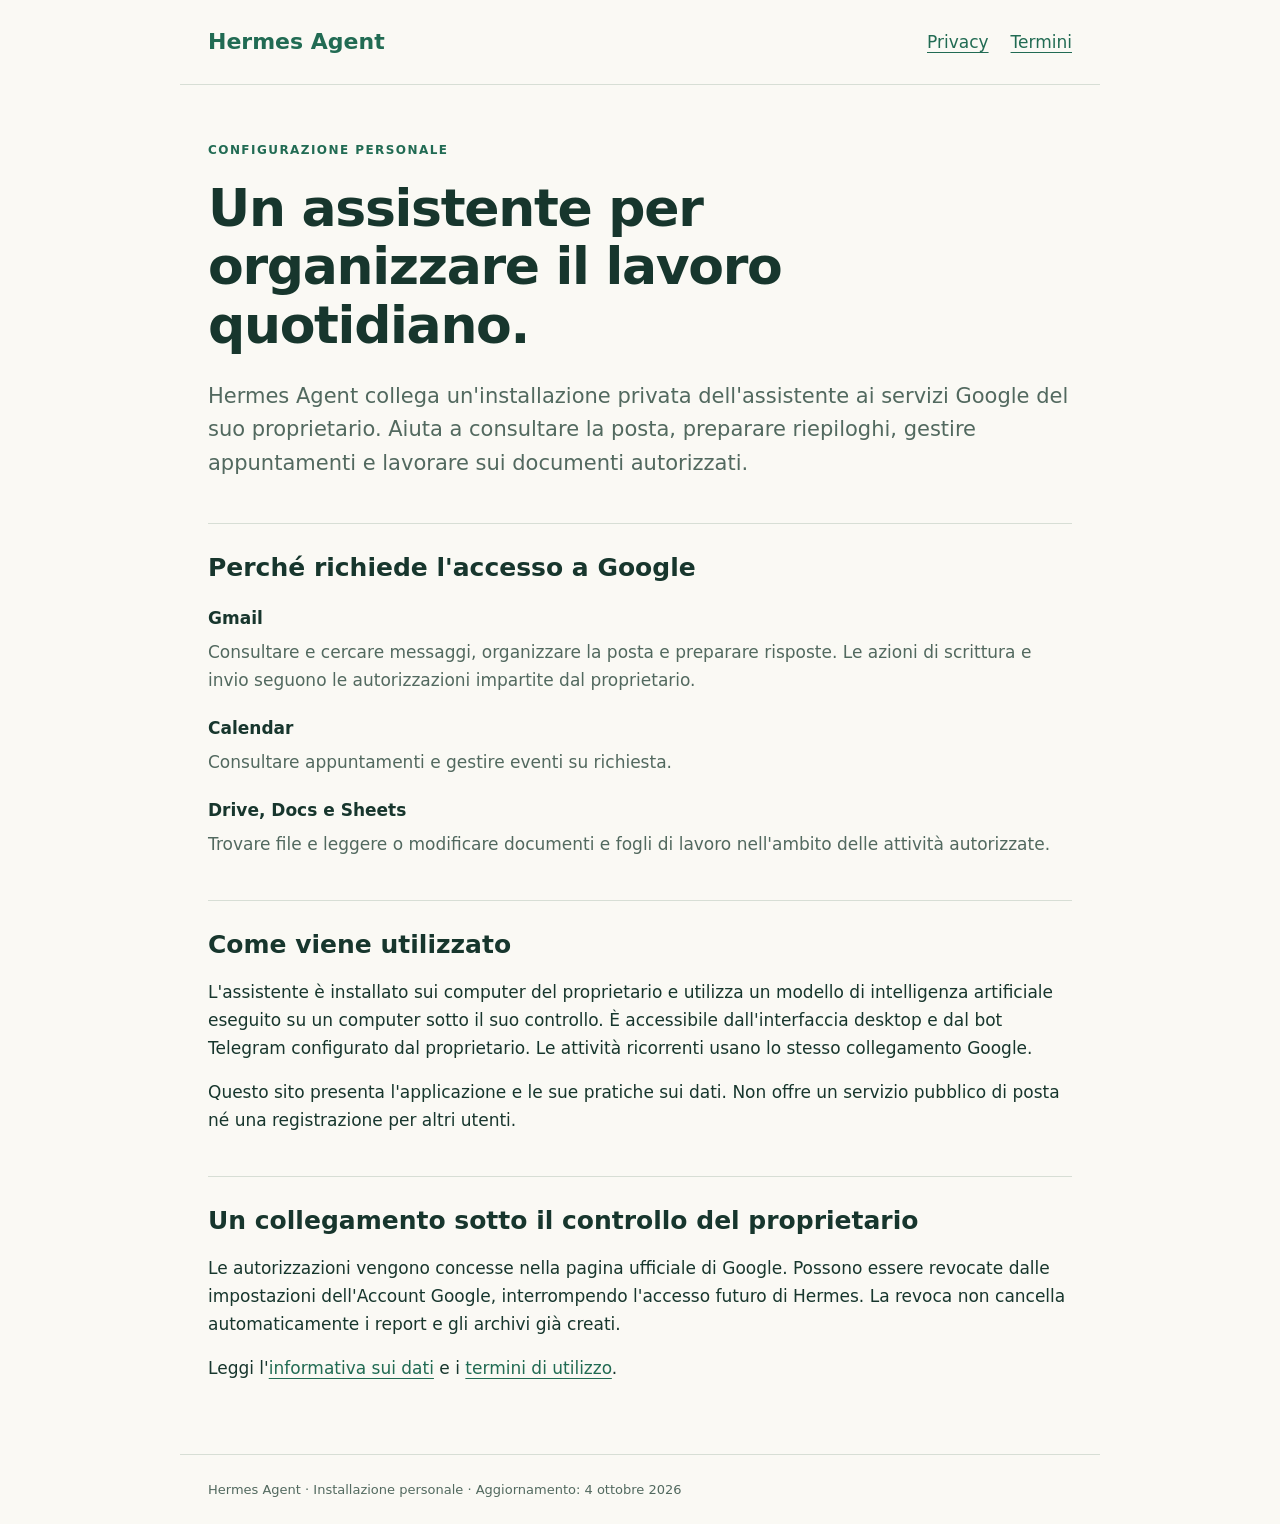
<file: index.html>
<!doctype html>
<html lang="it"><head><meta charset="utf-8"><meta name="viewport" content="width=device-width,initial-scale=1"><title>Hermes Agent — assistente personale</title><meta name="description" content="Informazioni sulla configurazione personale di Hermes Agent e sull'accesso autorizzato a Google Workspace."><link rel="stylesheet" href="style.css"></head>
<body><header><a class="brand" href="index.html">Hermes Agent</a><nav aria-label="Navigazione"><a href="privacy.html">Privacy</a><a href="terms.html">Termini</a></nav></header><main>
<p class="eyebrow">Configurazione personale</p><h1>Un assistente per organizzare il lavoro quotidiano.</h1>
<p class="lead">Hermes Agent collega un'installazione privata dell'assistente ai servizi Google del suo proprietario. Aiuta a consultare la posta, preparare riepiloghi, gestire appuntamenti e lavorare sui documenti autorizzati.</p>
<section><h2>Perché richiede l'accesso a Google</h2><dl><dt>Gmail</dt><dd>Consultare e cercare messaggi, organizzare la posta e preparare risposte. Le azioni di scrittura e invio seguono le autorizzazioni impartite dal proprietario.</dd><dt>Calendar</dt><dd>Consultare appuntamenti e gestire eventi su richiesta.</dd><dt>Drive, Docs e Sheets</dt><dd>Trovare file e leggere o modificare documenti e fogli di lavoro nell'ambito delle attività autorizzate.</dd></dl></section>
<section><h2>Come viene utilizzato</h2><p>L'assistente è installato sui computer del proprietario e utilizza un modello di intelligenza artificiale eseguito su un computer sotto il suo controllo. È accessibile dall'interfaccia desktop e dal bot Telegram configurato dal proprietario. Le attività ricorrenti usano lo stesso collegamento Google.</p><p>Questo sito presenta l'applicazione e le sue pratiche sui dati. Non offre un servizio pubblico di posta né una registrazione per altri utenti.</p></section>
<section><h2>Un collegamento sotto il controllo del proprietario</h2><p>Le autorizzazioni vengono concesse nella pagina ufficiale di Google. Possono essere revocate dalle impostazioni dell'Account Google, interrompendo l'accesso futuro di Hermes. La revoca non cancella automaticamente i report e gli archivi già creati.</p><p>Leggi l'<a href="privacy.html">informativa sui dati</a> e i <a href="terms.html">termini di utilizzo</a>.</p></section>
</main><footer>Hermes Agent · Installazione personale · Aggiornamento: 4 ottobre 2026</footer></body></html>
</file>
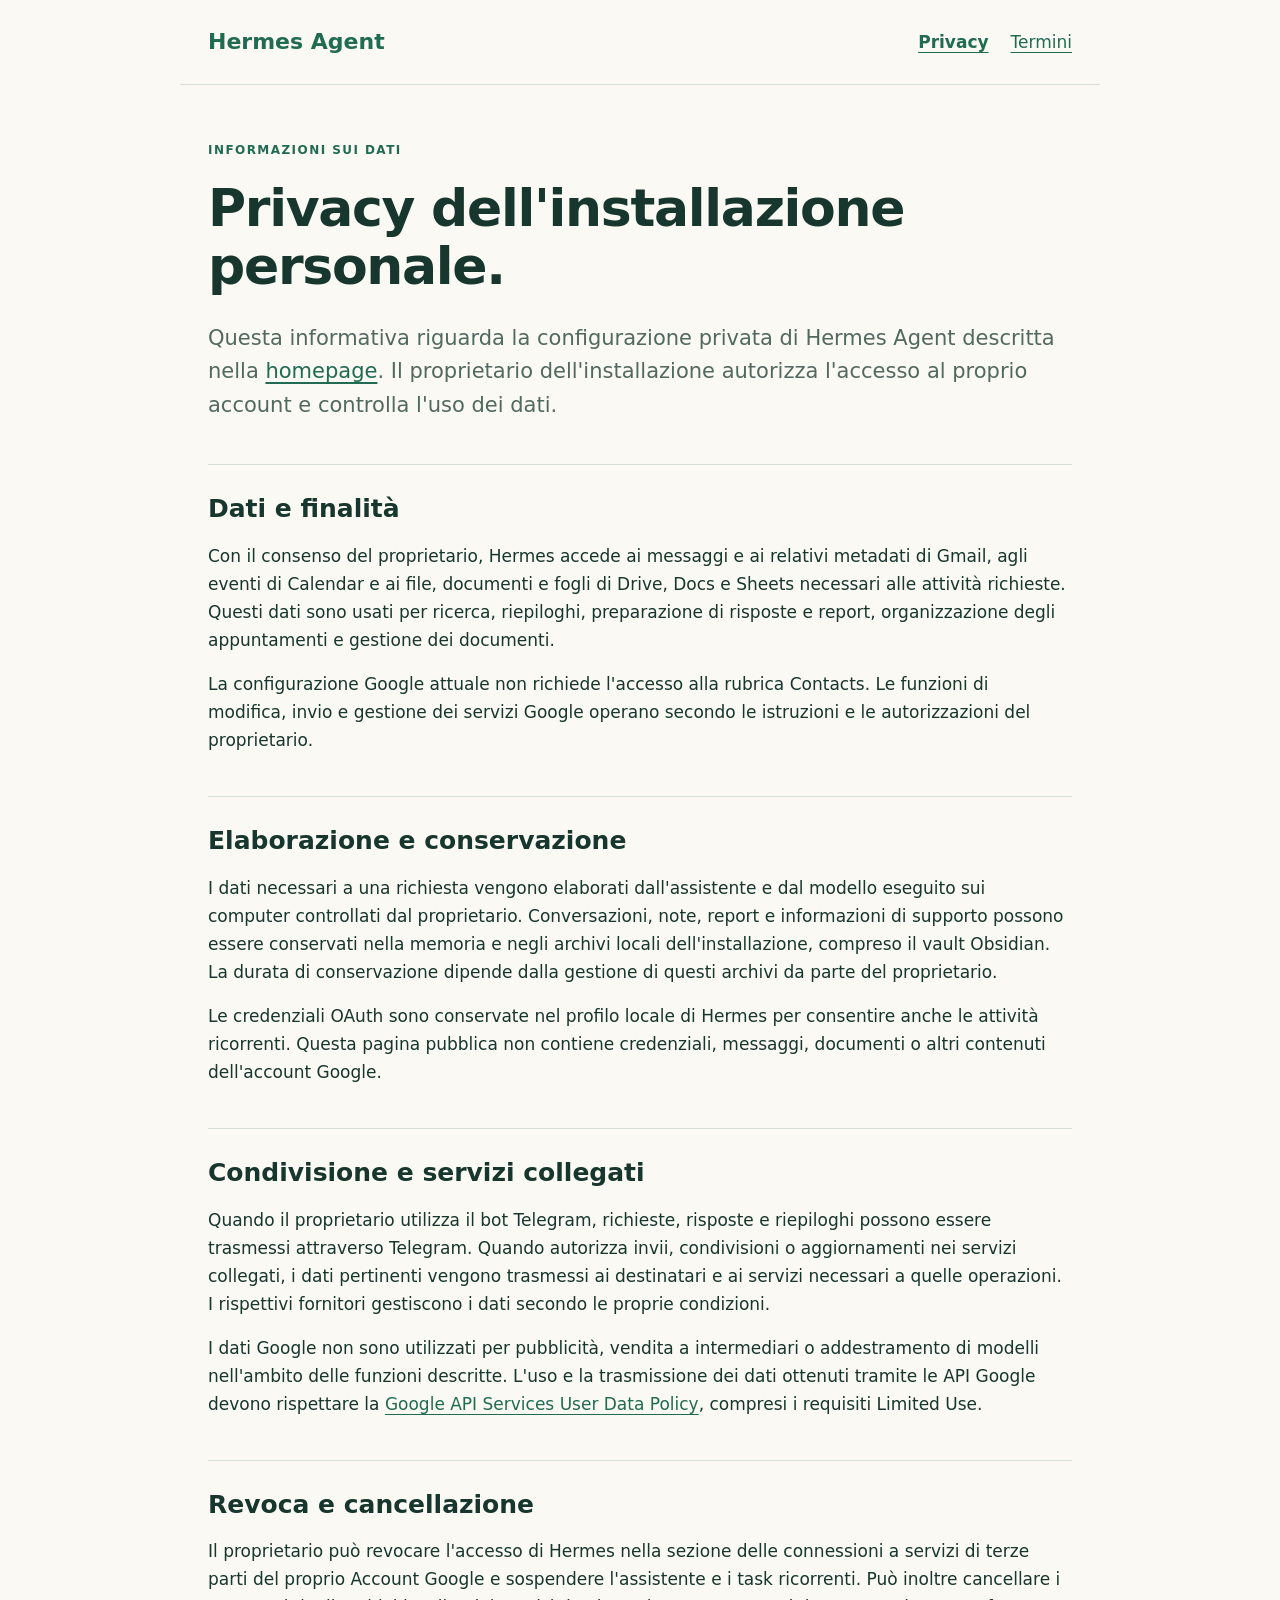
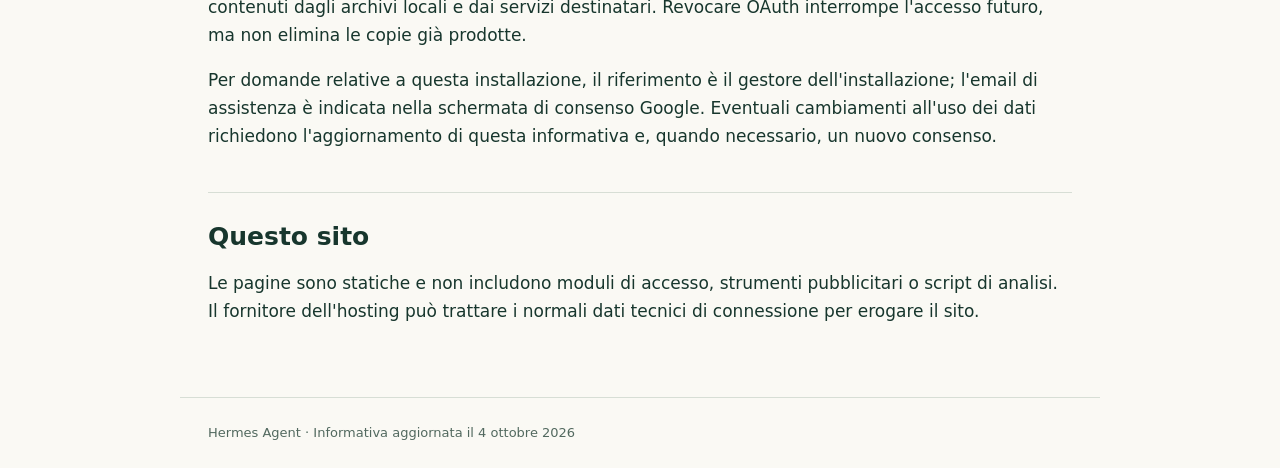
<file: privacy.html>
<!doctype html>
<html lang="it"><head><meta charset="utf-8"><meta name="viewport" content="width=device-width,initial-scale=1"><title>Privacy — Hermes Agent</title><link rel="stylesheet" href="style.css"></head><body><header><a class="brand" href="index.html">Hermes Agent</a><nav aria-label="Navigazione"><a aria-current="page" href="privacy.html">Privacy</a><a href="terms.html">Termini</a></nav></header><main>
<p class="eyebrow">Informazioni sui dati</p><h1>Privacy dell'installazione personale.</h1><p class="lead">Questa informativa riguarda la configurazione privata di Hermes Agent descritta nella <a href="index.html">homepage</a>. Il proprietario dell'installazione autorizza l'accesso al proprio account e controlla l'uso dei dati.</p>
<section><h2>Dati e finalità</h2><p>Con il consenso del proprietario, Hermes accede ai messaggi e ai relativi metadati di Gmail, agli eventi di Calendar e ai file, documenti e fogli di Drive, Docs e Sheets necessari alle attività richieste. Questi dati sono usati per ricerca, riepiloghi, preparazione di risposte e report, organizzazione degli appuntamenti e gestione dei documenti.</p><p>La configurazione Google attuale non richiede l'accesso alla rubrica Contacts. Le funzioni di modifica, invio e gestione dei servizi Google operano secondo le istruzioni e le autorizzazioni del proprietario.</p></section>
<section><h2>Elaborazione e conservazione</h2><p>I dati necessari a una richiesta vengono elaborati dall'assistente e dal modello eseguito sui computer controllati dal proprietario. Conversazioni, note, report e informazioni di supporto possono essere conservati nella memoria e negli archivi locali dell'installazione, compreso il vault Obsidian. La durata di conservazione dipende dalla gestione di questi archivi da parte del proprietario.</p><p>Le credenziali OAuth sono conservate nel profilo locale di Hermes per consentire anche le attività ricorrenti. Questa pagina pubblica non contiene credenziali, messaggi, documenti o altri contenuti dell'account Google.</p></section>
<section><h2>Condivisione e servizi collegati</h2><p>Quando il proprietario utilizza il bot Telegram, richieste, risposte e riepiloghi possono essere trasmessi attraverso Telegram. Quando autorizza invii, condivisioni o aggiornamenti nei servizi collegati, i dati pertinenti vengono trasmessi ai destinatari e ai servizi necessari a quelle operazioni. I rispettivi fornitori gestiscono i dati secondo le proprie condizioni.</p><p>I dati Google non sono utilizzati per pubblicità, vendita a intermediari o addestramento di modelli nell'ambito delle funzioni descritte. L'uso e la trasmissione dei dati ottenuti tramite le API Google devono rispettare la <a href="https://developers.google.com/terms/api-services-user-data-policy">Google API Services User Data Policy</a>, compresi i requisiti Limited Use.</p></section>
<section><h2>Revoca e cancellazione</h2><p>Il proprietario può revocare l'accesso di Hermes nella sezione delle connessioni a servizi di terze parti del proprio Account Google e sospendere l'assistente e i task ricorrenti. Può inoltre cancellare i contenuti dagli archivi locali e dai servizi destinatari. Revocare OAuth interrompe l'accesso futuro, ma non elimina le copie già prodotte.</p><p>Per domande relative a questa installazione, il riferimento è il gestore dell'installazione; l'email di assistenza è indicata nella schermata di consenso Google. Eventuali cambiamenti all'uso dei dati richiedono l'aggiornamento di questa informativa e, quando necessario, un nuovo consenso.</p></section>
<section><h2>Questo sito</h2><p>Le pagine sono statiche e non includono moduli di accesso, strumenti pubblicitari o script di analisi. Il fornitore dell'hosting può trattare i normali dati tecnici di connessione per erogare il sito.</p></section>
</main><footer>Hermes Agent · Informativa aggiornata il 4 ottobre 2026</footer></body></html>
</file>
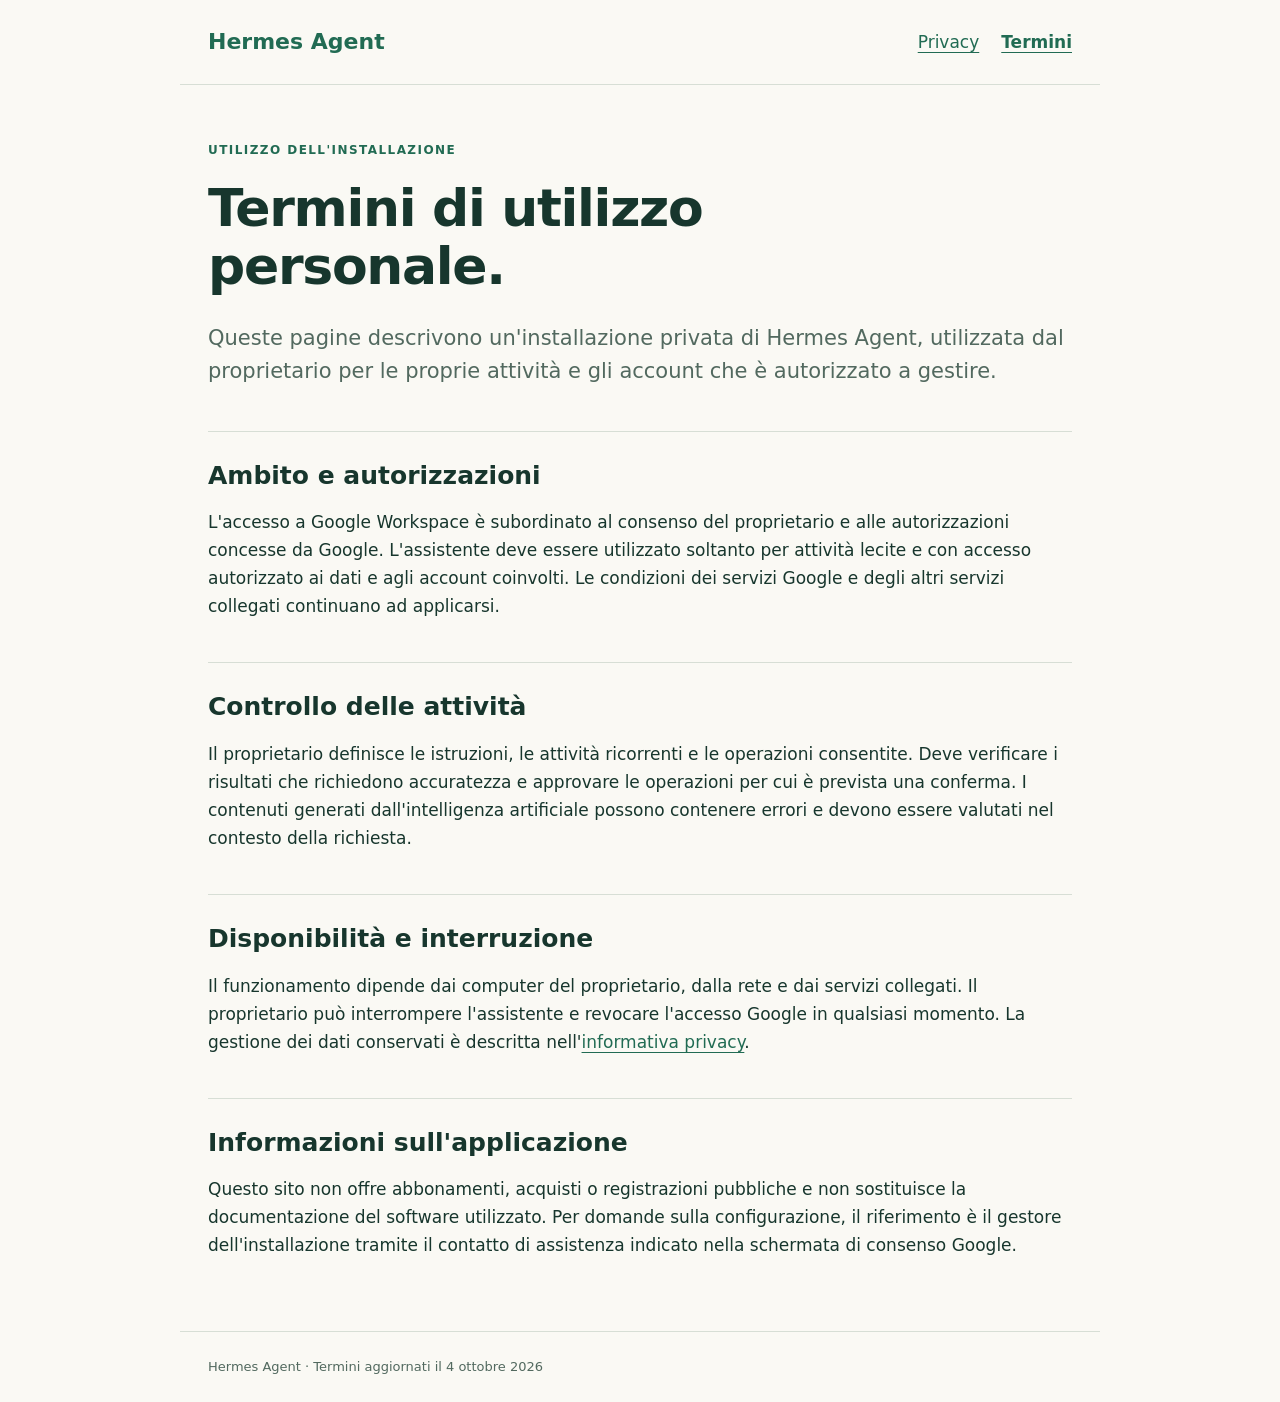
<file: terms.html>
<!doctype html>
<html lang="it"><head><meta charset="utf-8"><meta name="viewport" content="width=device-width,initial-scale=1"><title>Termini — Hermes Agent</title><link rel="stylesheet" href="style.css"></head><body><header><a class="brand" href="index.html">Hermes Agent</a><nav aria-label="Navigazione"><a href="privacy.html">Privacy</a><a aria-current="page" href="terms.html">Termini</a></nav></header><main>
<p class="eyebrow">Utilizzo dell'installazione</p><h1>Termini di utilizzo personale.</h1><p class="lead">Queste pagine descrivono un'installazione privata di Hermes Agent, utilizzata dal proprietario per le proprie attività e gli account che è autorizzato a gestire.</p>
<section><h2>Ambito e autorizzazioni</h2><p>L'accesso a Google Workspace è subordinato al consenso del proprietario e alle autorizzazioni concesse da Google. L'assistente deve essere utilizzato soltanto per attività lecite e con accesso autorizzato ai dati e agli account coinvolti. Le condizioni dei servizi Google e degli altri servizi collegati continuano ad applicarsi.</p></section>
<section><h2>Controllo delle attività</h2><p>Il proprietario definisce le istruzioni, le attività ricorrenti e le operazioni consentite. Deve verificare i risultati che richiedono accuratezza e approvare le operazioni per cui è prevista una conferma. I contenuti generati dall'intelligenza artificiale possono contenere errori e devono essere valutati nel contesto della richiesta.</p></section>
<section><h2>Disponibilità e interruzione</h2><p>Il funzionamento dipende dai computer del proprietario, dalla rete e dai servizi collegati. Il proprietario può interrompere l'assistente e revocare l'accesso Google in qualsiasi momento. La gestione dei dati conservati è descritta nell'<a href="privacy.html">informativa privacy</a>.</p></section>
<section><h2>Informazioni sull'applicazione</h2><p>Questo sito non offre abbonamenti, acquisti o registrazioni pubbliche e non sostituisce la documentazione del software utilizzato. Per domande sulla configurazione, il riferimento è il gestore dell'installazione tramite il contatto di assistenza indicato nella schermata di consenso Google.</p></section>
</main><footer>Hermes Agent · Termini aggiornati il 4 ottobre 2026</footer></body></html>
</file>
<file: style.css>
:root{color-scheme:light;--ink:#17362d;--muted:#52695f;--paper:#faf9f4;--line:#d7ded5;--accent:#216b53}*{box-sizing:border-box}body{margin:0;background:var(--paper);color:var(--ink);font:17px/1.65 system-ui,-apple-system,Segoe UI,sans-serif}header,main,footer{max-width:920px;margin:auto;padding:24px 28px}header{display:flex;align-items:center;justify-content:space-between;border-bottom:1px solid var(--line);gap:20px}.brand{font-size:22px;font-weight:750;text-decoration:none}nav{display:flex;gap:22px}a{color:var(--accent);text-underline-offset:4px}a[aria-current=page]{font-weight:700}main{padding-top:56px;padding-bottom:56px}.eyebrow{text-transform:uppercase;letter-spacing:.12em;font-size:12px;font-weight:700;color:var(--accent)}h1{font-size:clamp(32px,5vw,52px);line-height:1.12;letter-spacing:-.025em;max-width:780px;margin:18px 0 26px}h2{font-size:25px;line-height:1.3;margin:0 0 16px}.lead{font-size:21px;line-height:1.6;color:var(--muted)}section{margin-top:42px;padding-top:28px;border-top:1px solid var(--line)}p{margin:0 0 16px}dt{font-weight:700;margin-top:20px}dd{margin:6px 0 0;color:var(--muted)}footer{font-size:13px;border-top:1px solid var(--line);color:var(--muted)}@media(max-width:500px){header,main,footer{padding-left:20px;padding-right:20px}header{align-items:flex-start;flex-direction:column}main{padding-top:32px}.lead{font-size:19px}nav{gap:24px}}
</file>
